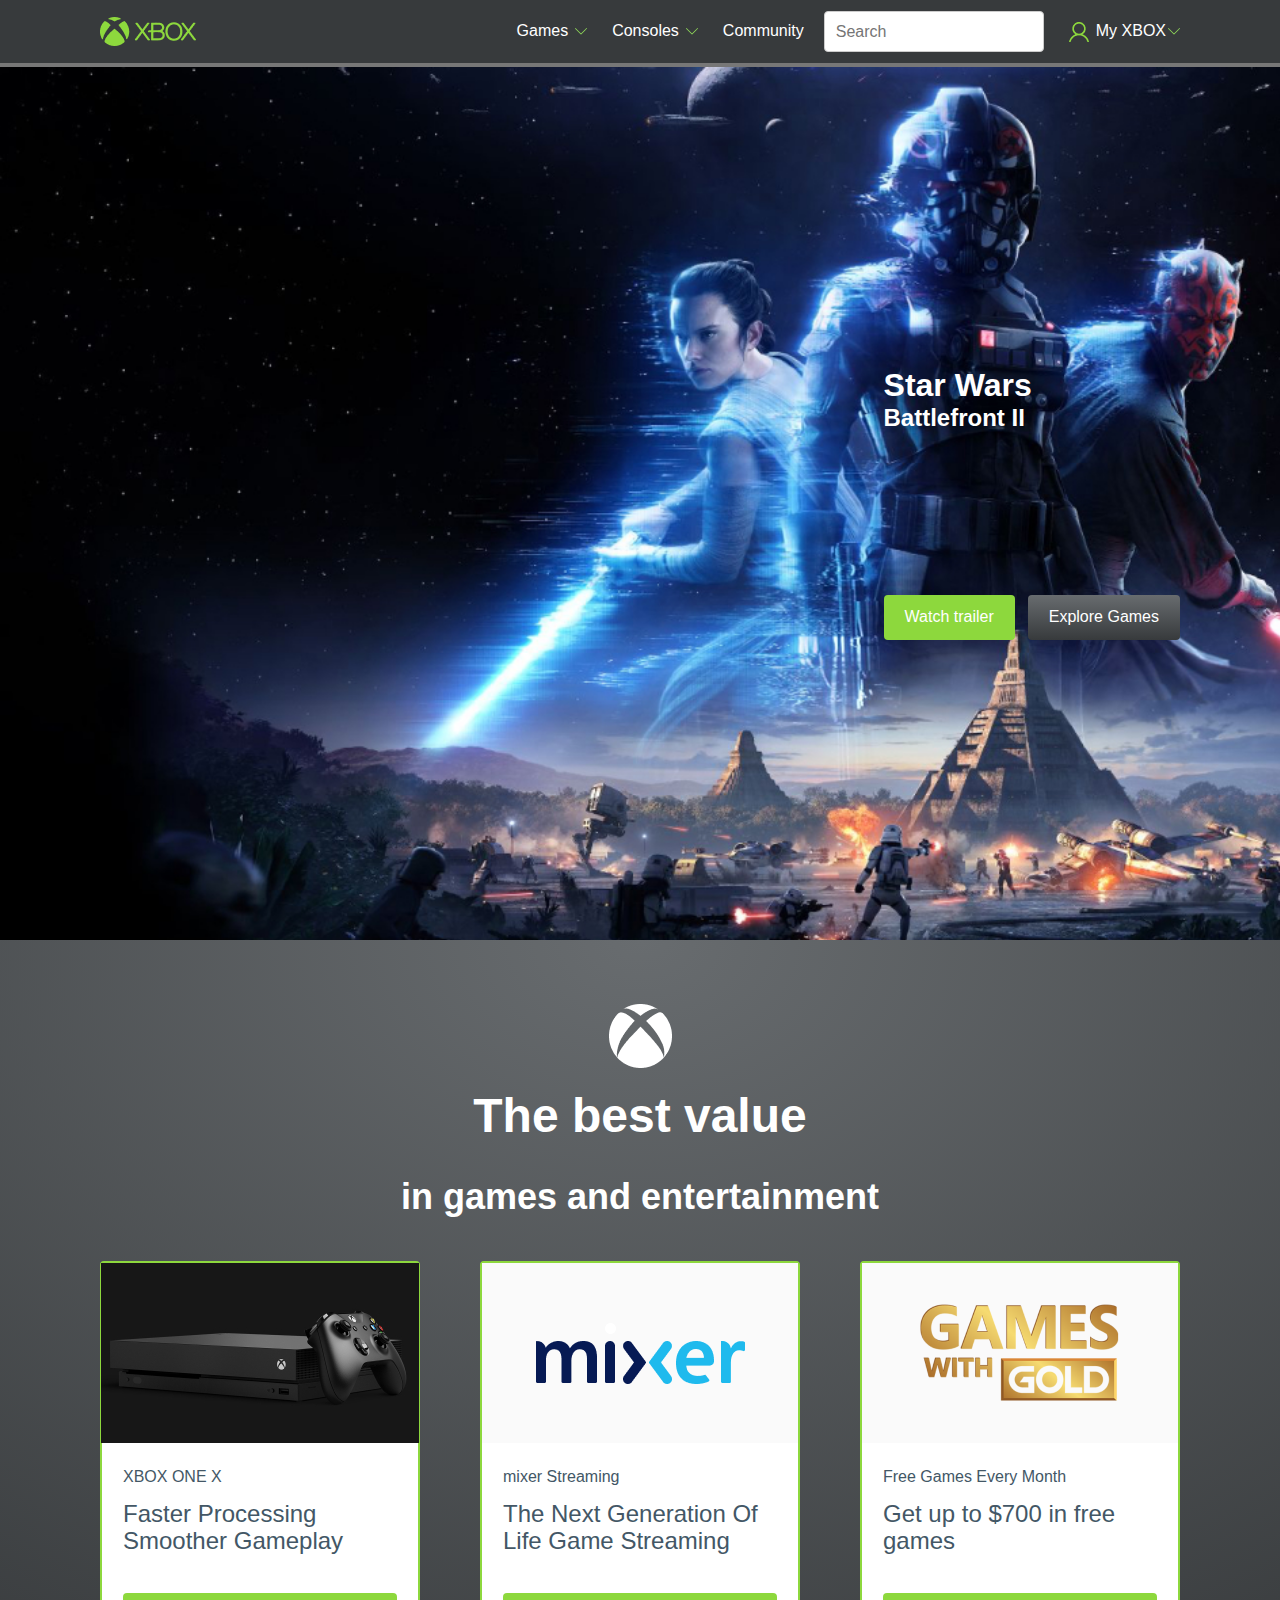
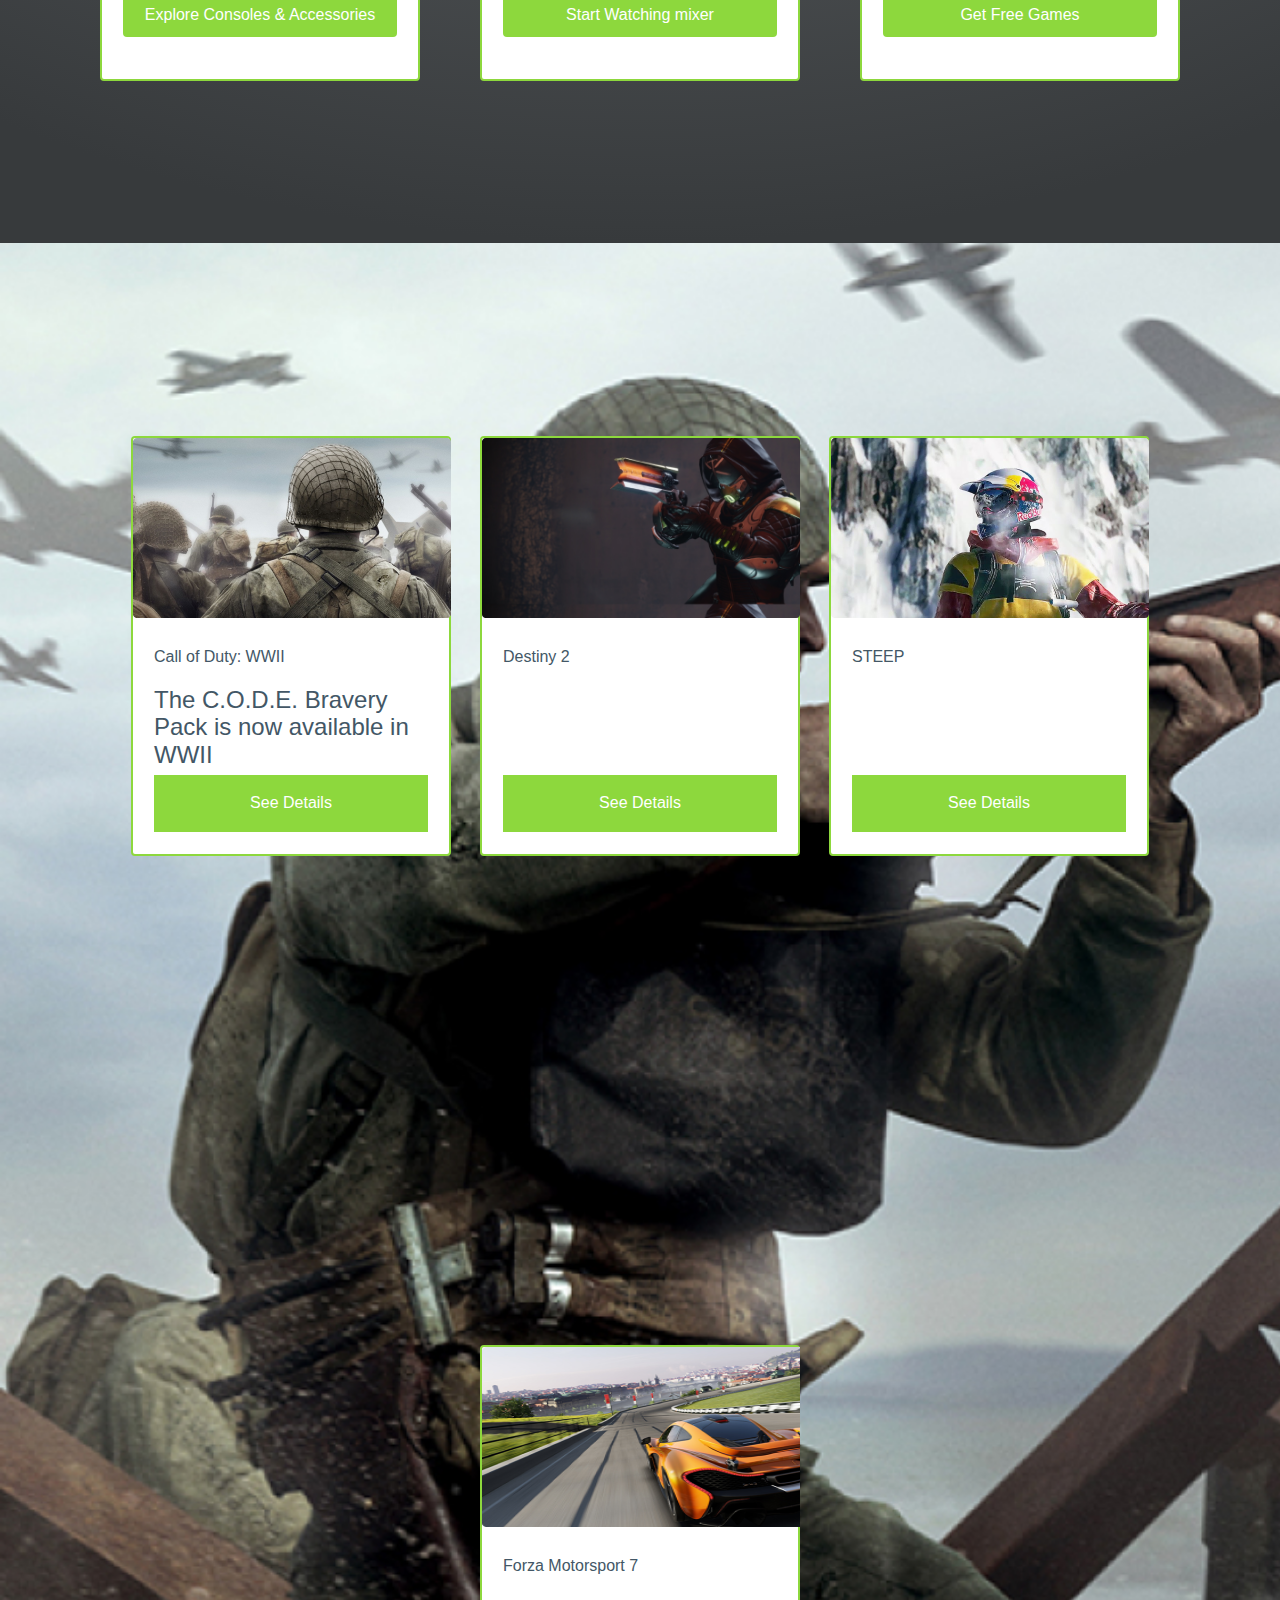
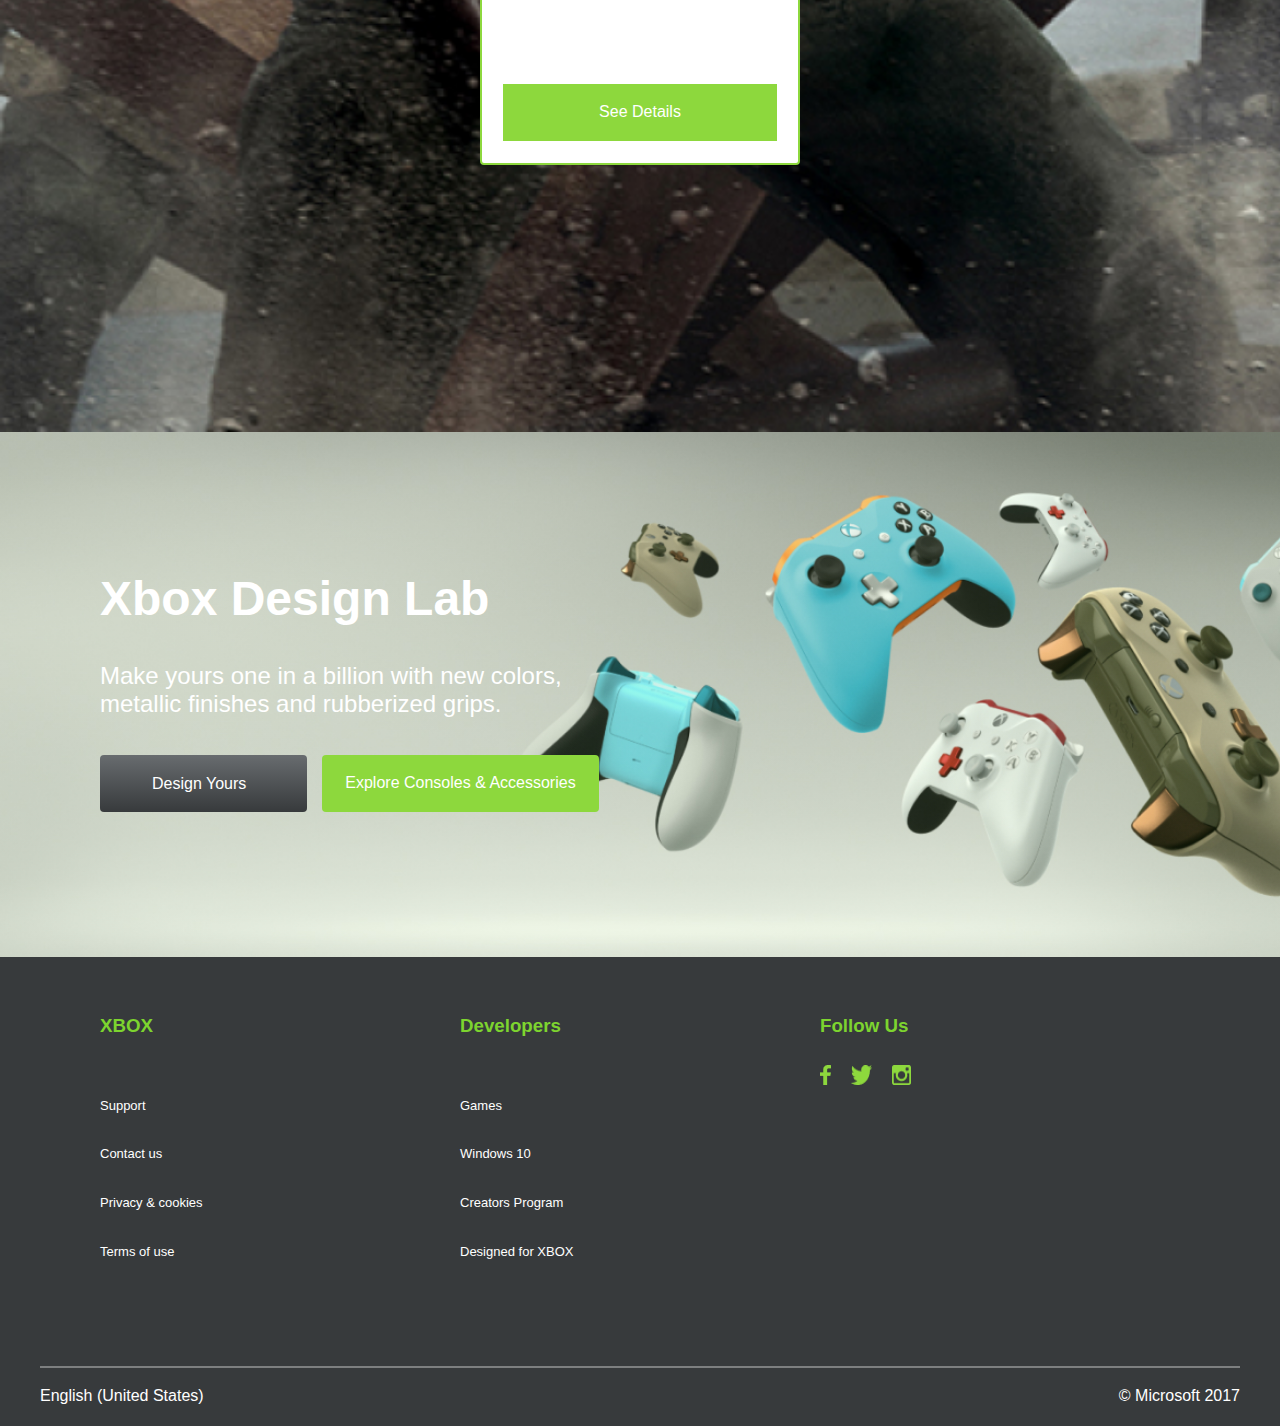
<file: index.html>
<!DOCTYPE html>
<html lang="en">
  <head>
    <meta charset="UTF-8" />
    <meta http-equiv="X-UA-Compatible" content="IE=edge" />
    <meta name="viewport" content="width=device-width, initial-scale=1.0" />
    <title>XBOX-Home Page</title>
    <link rel="stylesheet" href="styles/fonts.css" />
    <link rel="stylesheet" href="styles/normalize.css" />
    <link rel="stylesheet" href="styles/components.css" />
    <link rel="stylesheet" href="styles/main.css" />
  </head>
  <body>
    <header class="header">
      <div class="container">
        <div class="header__content">
          <a href="#"
            ><img
              class="header-logo"
              class="header__button-img"
              src="./assets/img/Group.png"
              alt="logo"
          /></a>
          <div class="header__menu">
            <a class="button header__menu-button" href="#"
              >Games
              <img
                class="header__button-img"
                src="./assets/img/Shape.png"
                alt=""
            /></a>
            <a class="button header__menu-button" href="#"
              >Consoles
              <img
                class="header__button-img"
                src="./assets/img/Shape.png"
                alt=""
            /></a>
            <a class="button header__menu-button" href="#">Community </a>
            <input
              type="text"
              class="header__menu-search"
              placeholder="Search"
            />
            <a href="#" class="button header__menu-button"
              ><img
                class="header__button-img"
                src="./assets/img/men.png"
                alt="men" />My XBOX<img src="./assets/img/Shape.png" alt=""
            /></a>
          </div>
        </div>
      </div>
      <hr class="header__line" />
    </header>
    <main class="main">
      <section class="carousel">
        <div class="container">
          <div class="carousel__content">
            <div class="carousel__info">
              <div class="carousel__title">
                <h1 class="carousel__title-firstname">Star Wars</h1>
                <h2 class="carousel__title-secondname">Battlefront II</h2>
              </div>
              <div class="carousel__buttons">
                <a id="trailer" class="button--primary" href="#"
                  >Watch trailer</a
                >
                <a class="button--secondary" href="#">Explore Games</a>
              </div>
            </div>
          </div>
        </div>
      </section>

      <section class="highlights">
        <div class="container">
          <div class="highlights__title">
            <img
              src="./assets/img/xbox icon (1).png"
              alt=""
              class="first-img-card"
            />
            <h1 class="highlights__title-text1">The best value</h1>
            <h2 class="highlights__title-text2">in games and entertainment</h2>
          </div>

          <div class="highlights__body">
            <div class="card">
              <div class="card__image">
                <img
                  src="./assets/img/xbox-one-x.jpg"
                  alt=""
                  class="first-img-card"
                />
              </div>
              <div class="card__body">
                <p class="card-title">XBOX ONE X</p>
                <p class="card-text">Faster Processing Smoother Gameplay</p>
                <button class="button button--primary">
                  Explore Consoles & Accessories
                </button>
              </div>
            </div>

            <div class="card">
              <div class="card__image">
                <img src="./assets/img/mixer-logo.png" alt="" />
              </div>
              <div class="card__body">
                <p class="card-title">mixer Streaming</p>
                <p class="card-text">
                  The Next Generation Of Life Game Streaming
                </p>
                <button class="button button--primary">
                  Start Watching mixer
                </button>
              </div>
            </div>

            <div class="card">
              <div class="card__image">
                <img src="./assets/img/gameswithgold.jpg" alt="" />
              </div>
              <div class="card__body">
                <p class="card-title">Free Games Every Month</p>
                <p class="card-text">Get up to $700 in free games</p>
                <button class="button button--primary">Get Free Games</button>
              </div>
            </div>
          </div>
        </div>
      </section>

      <section class="games">
        <div class="viewport">
          <div class="games-wrapper">
            <div class="games__card">
              <div class="games__card__image">
                <img src="./assets/img/game-1.png" alt="" class="games-img" />
              </div>
              <div class="games__card-body">
                <p class="games__card-title">Call of Duty: WWII</p>
                <p class="games__card-text">
                  The C.O.D.E. Bravery Pack is now available in WWII
                </p>

                <a href="game.html" class="games__card-btn">See Details</a>
              </div>
            </div>
            <div class="games__card">
              <div class="games__card__image">
                <img src="./assets/img/game-2.png" alt="" class="games-img" />
              </div>
              <div class="games__card-body">
                <p class="games__card-title">Destiny 2</p>
                <a href="#" href="#" class="games__card-btn">See Details</a>
              </div>
            </div>

            <div class="games__card">
              <div class="games__card__image">
                <img src="./assets/img/game-3.png" alt="" class="games-img" />
              </div>
              <div class="games__card-body">
                <p class="games__card-title">STEEP</p>
                <a href="#" class="games__card-btn">See Details</a>
              </div>
            </div>

            <div class="games__card">
              <div class="games__card__image">
                <img src="./assets/img/game-4.png" alt="" class="games-img" />
              </div>
              <div class="games__card-body">
                <p class="games__card-title">Forza Motorsport 7</p>
                <a href="#" class="games__card-btn">See Details</a>
              </div>
            </div>
          </div>
        </div>
      </section>

      <section class="design-lab">
        <div class="design-lab-wrap">
          <div class="container">
            <div class="design-lab__body">
              <h1 class="title design-lab__title">Xbox Design Lab</h1>
              <p class="design-lab__text">
                Make yours one in a billion with new colors, metallic finishes
                and rubberized grips.
              </p>
              <div class="btn-primary">
                <button class="button design-btn btn">Design Yours</button>
                <button class="button console-btn btn">
                  Explore Consoles & Accessories
                </button>
              </div>
            </div>
          </div>
        </div>
      </section>
    </main>

    <footer class="footer">
      <div class="container">
        <div class="footer__wrapper">
          <div class="footer__links">
            <h3 class="footer__title">XBOX</h3>
            <a class="footer__title-link" href="">
              <p class="title__link-text">Support</p>
            </a>
            <a class="footer__title-link" href="">
              <p class="title__link-text">Contact us</p>
            </a>
            <a class="footer__title-link" href="">
              <p class="title__link-text">Privacy & cookies</p>
            </a>
            <a class="footer__title-link" href="">
              <p class="title__link-text">Terms of use</p>
            </a>
          </div>
          <div class="footer__links">
            <h3 class="footer__title">Developers</h3>
            <a class="footer__title-link" href="">
              <p class="title__link-text">Games</p>
            </a>
            <a class="footer__title-link" href="">
              <p class="title__link-text">Windows 10</p>
            </a>
            <a class="footer__title-link" href="">
              <p class="title__link-text">Creators Program</p>
            </a>
            <a class="footer__title-link" href="">
              <p class="title__link-text">Designed for XBOX</p>
            </a>
          </div>
          <div class="footer__links">
            <h3 class="footer__title">Follow Us</h3>
            <div class="footer__social">
              <img src="./assets/img/Faacebook.png" alt="Faacebook" />
              <img src="./assets/img/Twitter.png" alt="Twitter" />
              <img src="./assets/img/Instagram.png" alt="Instagram" />
            </div>
          </div>
        </div>
      </div>
      <div class="container--copyright">
        <hr class="copyright_line" />
        <div class="copyright_elem">
          <p>English (United States)</p>
          <p>© Microsoft 2017</p>
        </div>
      </div>
    </footer>

    <div id="modal-video" class="modal">
      <div id="video" class="container modal__container">
        <iframe
          id="trailer"
          allowfullscreen
          width="100%"
          height="600px"
          frameborder="0"
          src="https://www.youtube.com/embed/_q51LZ2HpbE?enablejsapi=1;"
        ></iframe>
      </div>

      <button id="modal-video-close" type="button" class="modal__close">
        <svg width="40" height="40" viewBox="0 0 520 520" fill="white">
          <path
            d="M437.5,386.6L306.9,256l130.6-130.6c14.1-14.1,14.1-36.8,0-50.9c-14.1-14.1-36.8-14.1-50.9,0L256,205.1L125.4,74.5  c-14.1-14.1-36.8-14.1-50.9,0c-14.1,14.1-14.1,36.8,0,50.9L205.1,256L74.5,386.6c-14.1,14.1-14.1,36.8,0,50.9  c14.1,14.1,36.8,14.1,50.9,0L256,306.9l130.6,130.6c14.1,14.1,36.8,14.1,50.9,0C451.5,423.4,451.5,400.6,437.5,386.6z"
          />
        </svg>
      </button>
    </div>
    <script src="./js/jquery-3.3.1.min.js"></script>
    <script src="./js/main.js"></script>
  </body>
</html>
</file>
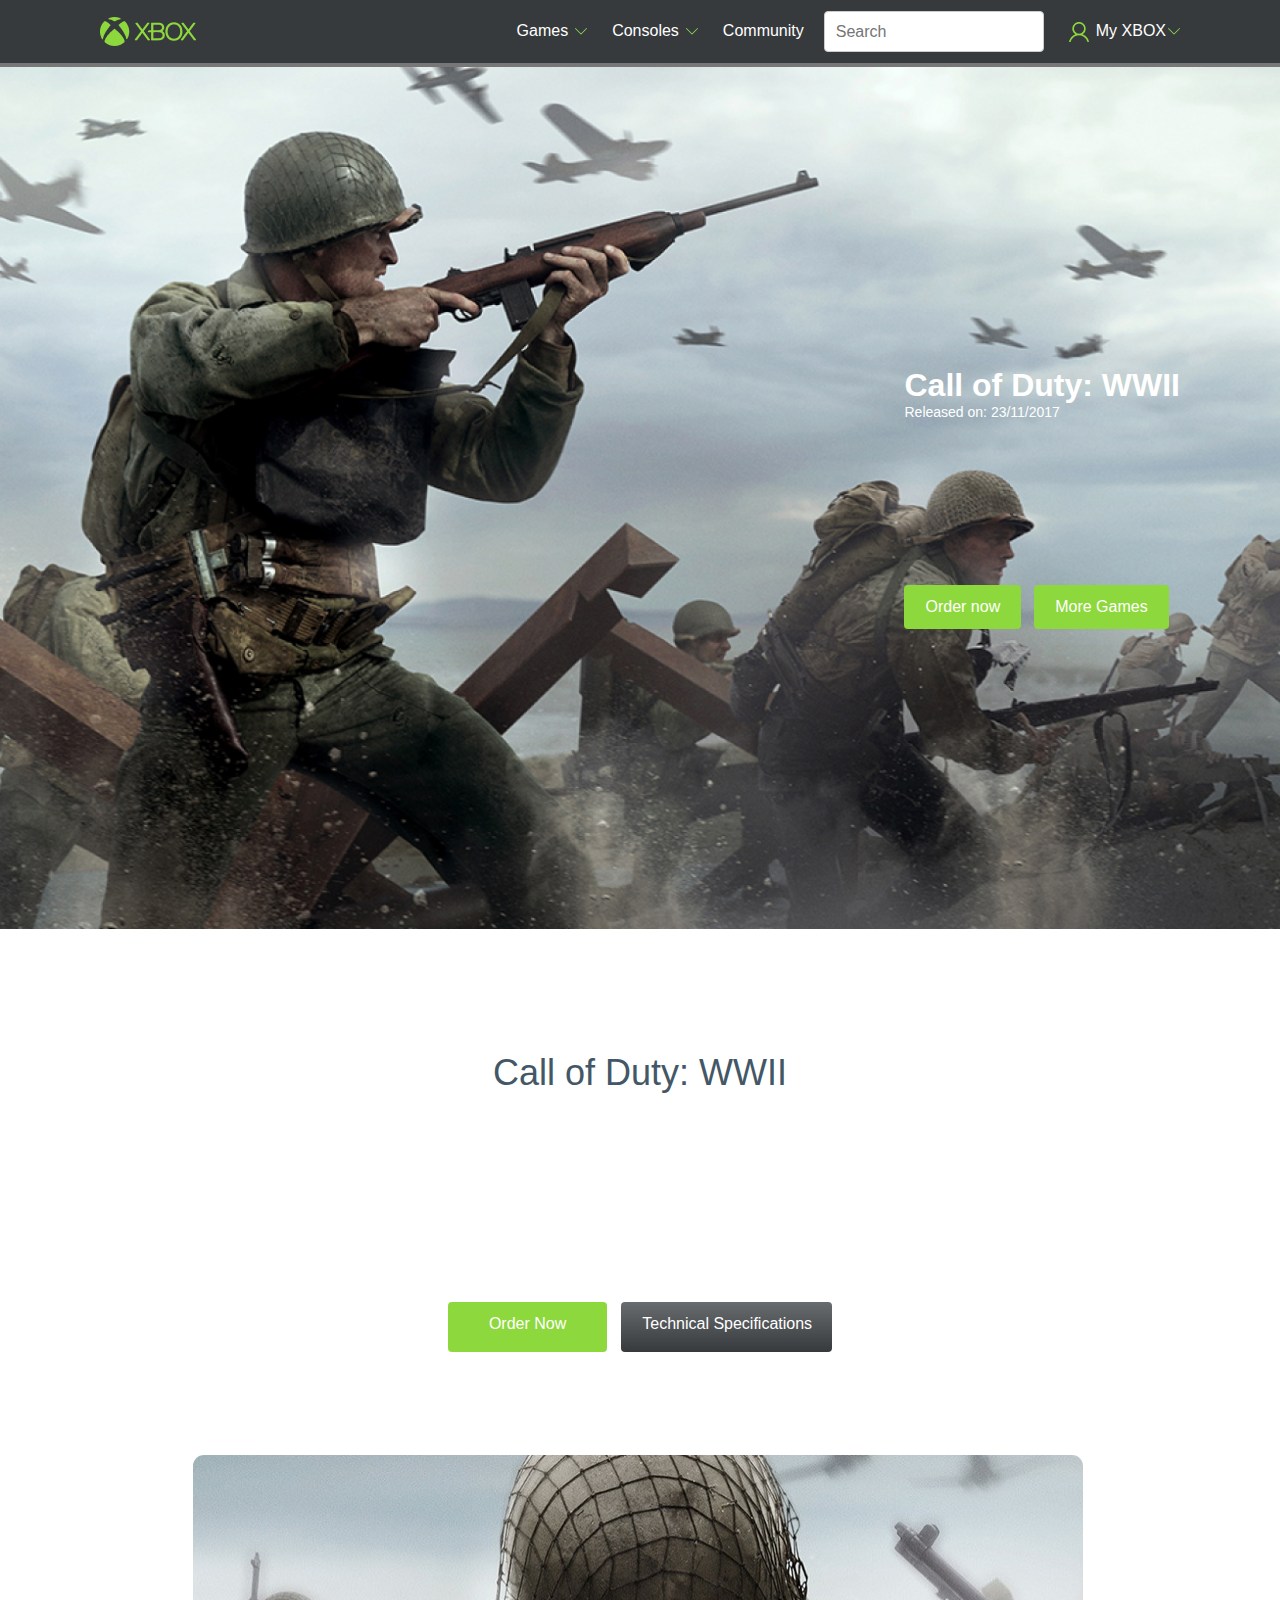
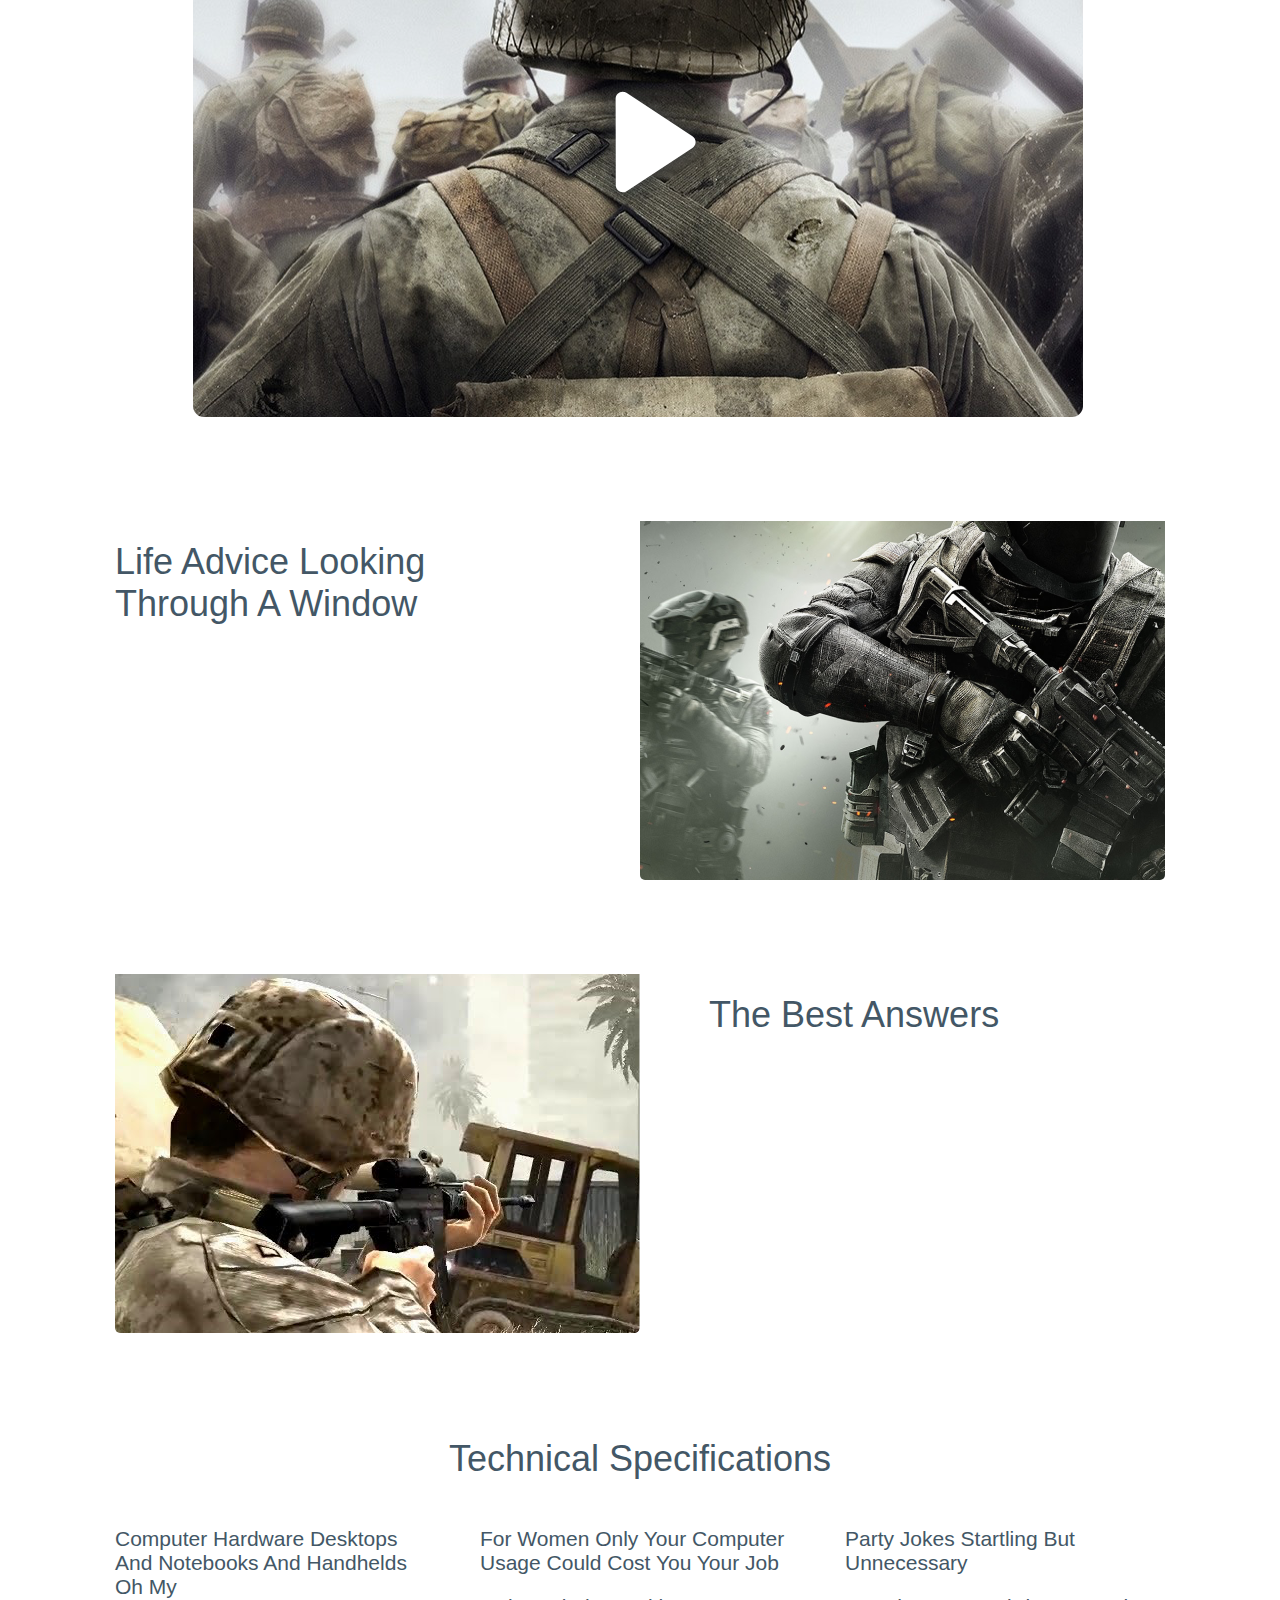
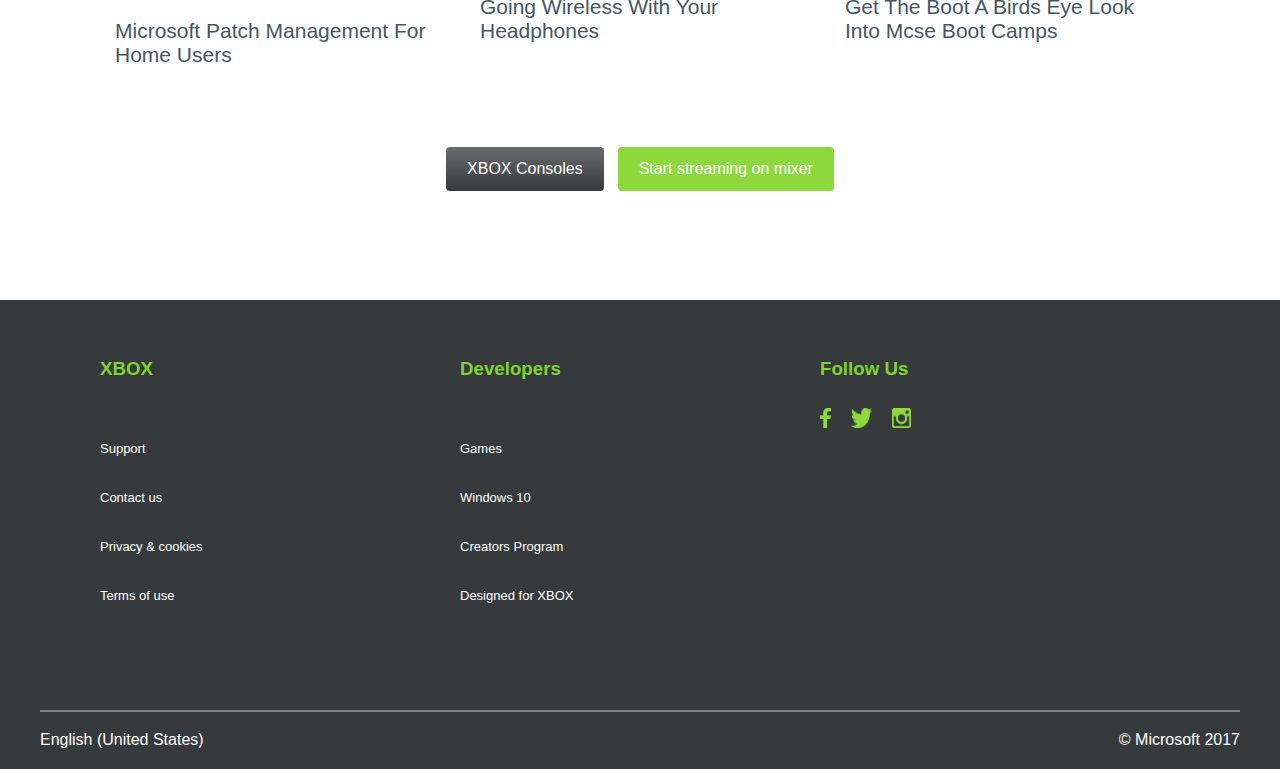
<file: game.html>
<!DOCTYPE html>
<html lang="en">
  <head>
    <meta charset="UTF-8" />
    <meta http-equiv="X-UA-Compatible" content="IE=edge" />
    <meta name="viewport" content="width=device-width, initial-scale=1.0" />
    <title>XBOX-Home Page</title>
    <link rel="stylesheet" href="styles/fonts.css" />
    <link rel="stylesheet" href="styles/normalize.css" />
    <link rel="stylesheet" href="styles/components.css" />
    <link rel="stylesheet" href="styles/game.css" />
  </head>
  <body>
    <header class="header">
      <div class="container">
        <div class="header__content">
          <a href="index.html"
            ><img
              class="header-logo"
              class="header__button-img"
              src="./assets/img/Group.png"
              alt="logo"
          /></a>
          <div class="header__menu">
            <a class="header__menu-button" href="#"
              >Games
              <img
                class="header__button-img"
                src="./assets/img/Shape.png"
                alt=""
            /></a>
            <a class="header__menu-button" href="#"
              >Consoles
              <img
                class="header__button-img"
                src="./assets/img/Shape.png"
                alt=""
            /></a>
            <a class="header__menu-button" href="#">Community </a>
            <input
              type="text"
              class="header__menu-search"
              placeholder="Search"
            />
            <a href="#" class="header__menu-button"
              ><img
                class="header__button-img"
                src="./assets/img/men.png"
                alt="men" />My XBOX<img src="./assets/img/Shape.png" alt=""
            /></a>
          </div>
        </div>
      </div>
      <hr class="header__line" />
    </header>

    <main class="main">
      <section class="carousel">
        <div class="container">
          <div class="carousel__content">
            <div class="carousel__info">
              <div class="carousel__title">
                <h1 class="carousel__title-firstname">Call of Duty: WWII</h1>
                <h2 class="carousel__title-secondname">
                  Released on: 23/11/2017
                </h2>
              </div>
              <div class="carousel__button-group">
                <button type="button" class="button button--primary" href="#">
                  Order now
                </button>
                <button type="button" class="button button--primary" href="#">
                  More Games
                </button>
              </div>
            </div>
          </div>
        </div>
      </section>

      <section class="game-details">
        <div class="container">
          <h1 class="game-details__title title">Call of Duty: WWII</h1>

          <div class="game-detail__btn-top">
            <button type="button" class="button button--primary">
              Order Now
            </button>
            <button type="button" class="button button--secondary">
              Technical Specifications
            </button>
          </div>

          <div class="video">
            <iframe
              id="video__trailer"
              allowfullscreen
              width="890px"
              height="562px"
              frameborder="0"
              src="https://www.youtube.com/embed/HBmxGsR-97M?autoplay="
            ></iframe>
            <div class="video__placeholder">
              <img
                src="/assets/img/game/call-of-duty-ww2-review_j23m.png"
                alt=""
                class="video__img"
              />
              <button class="video-btn">
                <img src="/assets/img/game/Rectangle 4.svg" alt="" />
              </button>
            </div>
          </div>

          <div class="feature feature-one">
            <h2 class="feature__title">Life Advice Looking Through A Window</h2>
            <img src="/assets/img/game/iw-key-art.png" alt="" />
          </div>
          <div class="feature feature-two">
            <img src="/assets/img/game/ranked-callofduty-lead.png" alt="" />
            <h2 class="feature__title">The Best Answers</h2>
          </div>

          <div class="technical-specifications">
            <h2 class="feature__title">Technical Specifications</h2>
            <div class="technical-specifications__body">
              <div class="specifications__block">
                <p class="specifications__block-text">
                  Computer Hardware Desktops And Notebooks And Handhelds Oh My
                </p>
                <p class="specifications__block-text">
                  Microsoft Patch Management For Home Users
                </p>
              </div>
              <div class="specifications__block">
                <p class="specifications__block-text">
                  For Women Only Your Computer Usage Could Cost You Your Job
                </p>
                <p class="specifications__block-text">
                  Going Wireless With Your Headphones
                </p>
              </div>
              <div class="specifications__block">
                <p class="specifications__block-text">
                  Party Jokes Startling But Unnecessary
                </p>
                <p class="specifications__block-text">
                  Get The Boot A Birds Eye Look Into Mcse Boot Camps
                </p>
              </div>
            </div>
          </div>

          <div class="game-detail__btn-bottom">
            <button type="button" class="button button--secondary">
              XBOX Consoles
            </button>
            <button type="button" class="button button--primary">
              Start streaming on mixer
            </button>
          </div>
        </div>
      </section>
    </main>
    <footer class="footer">
      <div class="container">
        <div class="footer__wrapper">
          <div class="footer__links">
            <h3 class="footer__title">XBOX</h3>
            <a class="footer__title-link" href="">
              <p class="title__link-text">Support</p>
            </a>
            <a class="footer__title-link" href="">
              <p class="title__link-text">Contact us</p>
            </a>
            <a class="footer__title-link" href="">
              <p class="title__link-text">Privacy & cookies</p>
            </a>
            <a class="footer__title-link" href="">
              <p class="title__link-text">Terms of use</p>
            </a>
          </div>
          <div class="footer__links">
            <h3 class="footer__title">Developers</h3>
            <a class="footer__title-link" href="">
              <p class="title__link-text">Games</p>
            </a>
            <a class="footer__title-link" href="">
              <p class="title__link-text">Windows 10</p>
            </a>
            <a class="footer__title-link" href="">
              <p class="title__link-text">Creators Program</p>
            </a>
            <a class="footer__title-link" href="">
              <p class="title__link-text">Designed for XBOX</p>
            </a>
          </div>
          <div class="footer__links">
            <h3 class="footer__title">Follow Us</h3>
            <div class="footer__social">
              <img src="./assets/img/Faacebook.png" alt="Faacebook" />
              <img src="./assets/img/Twitter.png" alt="Twitter" />
              <img src="./assets/img/Instagram.png" alt="Instagram" />
            </div>
          </div>
        </div>
      </div>
      <div class="container--copyright">
        <hr class="copyright_line" />
        <div class="copyright_elem">
          <p>English (United States)</p>
          <p>© Microsoft 2017</p>
        </div>
      </div>
    </footer>
    <script src="./js/jquery-3.3.1.min.js"></script>
    <script src="./js/game.js"></script>
  </body>
</html>
</file>
<file: styles/fonts.css>
@font-face {
  font-family: "Helvetica Neue";
  src: url("HelveticaNeueBoldCondensed.eot");
  src: local("Helvetica Neue Condensed Bold"),
    local("HelveticaNeueBoldCondensed"),
    url("HelveticaNeueBoldCondensed.eot?#iefix") format("embedded-opentype"),
    url("HelveticaNeueBoldCondensed.woff2") format("woff2"),
    url("HelveticaNeueBoldCondensed.woff") format("woff"),
    url("HelveticaNeueBoldCondensed.ttf") format("truetype");
  font-weight: bold;
  font-style: normal;
}

@font-face {
  font-family: "Helvetica Neue";
  src: url("HelveticaNeueBlackCondensed.eot");
  src: local("Helvetica Neue Condensed Black"),
    local("HelveticaNeueBlackCondensed"),
    url("HelveticaNeueBlackCondensed.eot?#iefix") format("embedded-opentype"),
    url("HelveticaNeueBlackCondensed.woff2") format("woff2"),
    url("HelveticaNeueBlackCondensed.woff") format("woff"),
    url("HelveticaNeueBlackCondensed.ttf") format("truetype");
  font-weight: 900;
  font-style: normal;
}

@font-face {
  font-family: "HelveticaNeueCyr";
  src: url("HelveticaNeueCyr-Bold.eot");
  src: local("HelveticaNeueCyr-Bold"),
    url("HelveticaNeueCyr-Bold.eot?#iefix") format("embedded-opentype"),
    url("HelveticaNeueCyr-Bold.woff2") format("woff2"),
    url("HelveticaNeueCyr-Bold.woff") format("woff"),
    url("HelveticaNeueCyr-Bold.ttf") format("truetype");
  font-weight: bold;
  font-style: normal;
}

@font-face {
  font-family: "HelveticaNeueCyr";
  src: url("HelveticaNeueCyr-Light.eot");
  src: local("HelveticaNeueCyr-Light"),
    url("HelveticaNeueCyr-Light.eot?#iefix") format("embedded-opentype"),
    url("HelveticaNeueCyr-Light.woff2") format("woff2"),
    url("HelveticaNeueCyr-Light.woff") format("woff"),
    url("HelveticaNeueCyr-Light.ttf") format("truetype");
  font-weight: 300;
  font-style: normal;
}

@font-face {
  font-family: "HelveticaNeueCyr";
  src: url("HelveticaNeueCyr-Medium.eot");
  src: local("HelveticaNeueCyr-Medium"),
    url("HelveticaNeueCyr-Medium.eot?#iefix") format("embedded-opentype"),
    url("HelveticaNeueCyr-Medium.woff2") format("woff2"),
    url("HelveticaNeueCyr-Medium.woff") format("woff"),
    url("HelveticaNeueCyr-Medium.ttf") format("truetype");
  font-weight: 500;
  font-style: normal;
}

@font-face {
  font-family: "HelveticaNeueCyr";
  src: url("HelveticaNeueCyr-MediumItalic.eot");
  src: local("HelveticaNeueCyr-MediumItalic"),
    url("HelveticaNeueCyr-MediumItalic.eot?#iefix") format("embedded-opentype"),
    url("HelveticaNeueCyr-MediumItalic.woff2") format("woff2"),
    url("HelveticaNeueCyr-MediumItalic.woff") format("woff"),
    url("HelveticaNeueCyr-MediumItalic.ttf") format("truetype");
  font-weight: 500;
  font-style: italic;
}

@font-face {
  font-family: "HelveticaNeueCyr";
  src: url("HelveticaNeueCyr-LightItalic.eot");
  src: local("HelveticaNeueCyr-LightItalic"),
    url("HelveticaNeueCyr-LightItalic.eot?#iefix") format("embedded-opentype"),
    url("HelveticaNeueCyr-LightItalic.woff2") format("woff2"),
    url("HelveticaNeueCyr-LightItalic.woff") format("woff"),
    url("HelveticaNeueCyr-LightItalic.ttf") format("truetype");
  font-weight: 300;
  font-style: italic;
}

@font-face {
  font-family: "HelveticaNeueCyr";
  src: url("HelveticaNeueCyr-HeavyItalic.eot");
  src: local("HelveticaNeueCyr-HeavyItalic"),
    url("HelveticaNeueCyr-HeavyItalic.eot?#iefix") format("embedded-opentype"),
    url("HelveticaNeueCyr-HeavyItalic.woff2") format("woff2"),
    url("HelveticaNeueCyr-HeavyItalic.woff") format("woff"),
    url("HelveticaNeueCyr-HeavyItalic.ttf") format("truetype");
  font-weight: 900;
  font-style: italic;
}

@font-face {
  font-family: "HelveticaNeueCyr";
  src: url("HelveticaNeueCyr-Black.eot");
  src: local("HelveticaNeueCyr-Black"),
    url("HelveticaNeueCyr-Black.eot?#iefix") format("embedded-opentype"),
    url("HelveticaNeueCyr-Black.woff2") format("woff2"),
    url("HelveticaNeueCyr-Black.woff") format("woff"),
    url("HelveticaNeueCyr-Black.ttf") format("truetype");
  font-weight: 900;
  font-style: normal;
}

@font-face {
  font-family: "HelveticaNeueCyr";
  src: url("HelveticaNeueCyr-Heavy.eot");
  src: local("HelveticaNeueCyr-Heavy"),
    url("HelveticaNeueCyr-Heavy.eot?#iefix") format("embedded-opentype"),
    url("HelveticaNeueCyr-Heavy.woff2") format("woff2"),
    url("HelveticaNeueCyr-Heavy.woff") format("woff"),
    url("HelveticaNeueCyr-Heavy.ttf") format("truetype");
  font-weight: 900;
  font-style: normal;
}

@font-face {
  font-family: "HelveticaNeueCyr";
  src: url("HelveticaNeueCyr-Italic.eot");
  src: local("HelveticaNeueCyr-Italic"),
    url("HelveticaNeueCyr-Italic.eot?#iefix") format("embedded-opentype"),
    url("HelveticaNeueCyr-Italic.woff2") format("woff2"),
    url("HelveticaNeueCyr-Italic.woff") format("woff"),
    url("HelveticaNeueCyr-Italic.ttf") format("truetype");
  font-weight: 500;
  font-style: italic;
}

@font-face {
  font-family: "HelveticaNeueCyr";
  src: url("HelveticaNeueCyr-Roman.eot");
  src: local("HelveticaNeueCyr-Roman"),
    url("HelveticaNeueCyr-Roman.eot?#iefix") format("embedded-opentype"),
    url("HelveticaNeueCyr-Roman.woff2") format("woff2"),
    url("HelveticaNeueCyr-Roman.woff") format("woff"),
    url("HelveticaNeueCyr-Roman.ttf") format("truetype");
  font-weight: normal;
  font-style: normal;
}

@font-face {
  font-family: "HelveticaNeueCyr";
  src: url("HelveticaNeueCyr-BlackItalic.eot");
  src: local("HelveticaNeueCyr-BlackItalic"),
    url("HelveticaNeueCyr-BlackItalic.eot?#iefix") format("embedded-opentype"),
    url("HelveticaNeueCyr-BlackItalic.woff2") format("woff2"),
    url("HelveticaNeueCyr-BlackItalic.woff") format("woff"),
    url("HelveticaNeueCyr-BlackItalic.ttf") format("truetype");
  font-weight: 900;
  font-style: italic;
}

@font-face {
  font-family: "HelveticaNeueCyr";
  src: url("HelveticaNeueCyr-UltraLightItalic.eot");
  src: local("HelveticaNeueCyr-UltraLightItalic"),
    url("HelveticaNeueCyr-UltraLightItalic.eot?#iefix")
      format("embedded-opentype"),
    url("HelveticaNeueCyr-UltraLightItalic.woff2") format("woff2"),
    url("HelveticaNeueCyr-UltraLightItalic.woff") format("woff"),
    url("HelveticaNeueCyr-UltraLightItalic.ttf") format("truetype");
  font-weight: 200;
  font-style: italic;
}

@font-face {
  font-family: "HelveticaNeueCyr";
  src: url("HelveticaNeueCyr-BoldItalic.eot");
  src: local("HelveticaNeueCyr-BoldItalic"),
    url("HelveticaNeueCyr-BoldItalic.eot?#iefix") format("embedded-opentype"),
    url("HelveticaNeueCyr-BoldItalic.woff2") format("woff2"),
    url("HelveticaNeueCyr-BoldItalic.woff") format("woff"),
    url("HelveticaNeueCyr-BoldItalic.ttf") format("truetype");
  font-weight: bold;
  font-style: italic;
}

@font-face {
  font-family: "HelveticaNeueCyr";
  src: url("HelveticaNeueCyr-ThinItalic.eot");
  src: local("HelveticaNeueCyr-ThinItalic"),
    url("HelveticaNeueCyr-ThinItalic.eot?#iefix") format("embedded-opentype"),
    url("HelveticaNeueCyr-ThinItalic.woff2") format("woff2"),
    url("HelveticaNeueCyr-ThinItalic.woff") format("woff"),
    url("HelveticaNeueCyr-ThinItalic.ttf") format("truetype");
  font-weight: 100;
  font-style: italic;
}

@font-face {
  font-family: "HelveticaNeueCyr";
  src: url("HelveticaNeueCyr-UltraLight.eot");
  src: local("HelveticaNeueCyr-UltraLight"),
    url("HelveticaNeueCyr-UltraLight.eot?#iefix") format("embedded-opentype"),
    url("HelveticaNeueCyr-UltraLight.woff2") format("woff2"),
    url("HelveticaNeueCyr-UltraLight.woff") format("woff"),
    url("HelveticaNeueCyr-UltraLight.ttf") format("truetype");
  font-weight: 200;
  font-style: normal;
}

@font-face {
  font-family: "HelveticaNeueCyr";
  src: url("HelveticaNeueCyr-Thin.eot");
  src: local("HelveticaNeueCyr-Thin"),
    url("HelveticaNeueCyr-Thin.eot?#iefix") format("embedded-opentype"),
    url("HelveticaNeueCyr-Thin.woff2") format("woff2"),
    url("HelveticaNeueCyr-Thin.woff") format("woff"),
    url("HelveticaNeueCyr-Thin.ttf") format("truetype");
  font-weight: 100;
  font-style: normal;
}
</file>
<file: styles/components.css>
/* The Global 
   ========================================================================== */

body {
  font-family: "HelveticaNeue", sans-serif;
  color: #ffffff;
  font-size: 16px;
  position: relative;
}
.container {
  max-width: 1080px;
  align-items: center;
  margin: 0 auto;
}

* {
  margin: 0;
  padding: 0;
  box-sizing: border-box;
}
.wrapper {
  overflow: hidden;
  display: flex;
  flex-direction: column;
  min-height: 100vh;
}
.button:hover {
  cursor: pointer;
}
.button--primary {
  padding: 13px 21px;
  background: #8dd83d;
  border-radius: 4px;
  text-decoration: none;
  color: white;
  border: none;
}
.button--primary:hover {
  background-color: #2dd42f;
}
.button--secondary {
  padding: 13px 21px;
  background-image: linear-gradient(180deg, #686c6f 0%, #373a3c 100%);
  border-radius: 4px;
  text-decoration: none;
  color: white;
  border: none;
}
.button--secondary:hover {
  background-image: linear-gradient(180deg, #4c4f52 0%, #373a3c 100%);
}
/* The Header 
   ========================================================================== */

.header {
  z-index: 99;
  position: sticky;
  top: 0;
  background: #373a3c;
}

.header__content {
  display: flex;
  justify-content: space-between;
  align-items: center;
}
.header-logo {
  display: flex;
  align-items: center;
}

.header__menu {
  display: flex;
  align-items: center;
  gap: 20px;
}
.header__menu-search {
  margin: 11px 0;
  padding: 9px 0 9px 11px;
  border: 1px solid #cccccc;
  border-radius: 4px;
  font-family: "HelveticaNeue", sans-serif;
  font-size: 16px;
  color: #435766;
  background: #ffffff;
  line-height: 21px;
}

.header__menu-button {
  display: flex;
  align-items: center;
  text-decoration: none;
  color: white;
  gap: 2px;
}
.header__button-img {
  padding: 0 5px;
}

.header__line {
  background: #777777;
  border: 2px solid #777777;
}

/* Footer
  ========================================================================== */

.footer {
  background: #373a3c;
  color: #ffffff;
}

.footer__wrapper {
  padding: 58px 0;
  display: grid;
  grid-template-columns: repeat(3, 1fr);
}

.footer__title-link {
  text-decoration: none;
  color: white;
  font-size: 13px;
}
.title__link-text {
  margin: 34px 0 29px 0;
}
.footer__title {
  color: #7dd42f;
  padding-bottom: 28px;
}
.footer__social {
  display: flex;
  gap: 20px;
}

.container--copyright {
  max-width: 1200px;
  margin: 0 auto;
  display: flex;
  flex-direction: column;
  padding: 19px 0 0;
}
.copyright_line {
  opacity: 0.35;
  background: #ffffff;
  border: 1px solid #ffffff;
  margin-bottom: 19px;
}

.copyright_elem {
  padding-bottom: 20px;
  display: flex;
  flex-direction: row;
  justify-content: space-between;
}

/* Modal
  ========================================================================== */

.modal {
  position: fixed;
  top: 0;
  right: 0;
  bottom: 0;
  left: 0;
  width: 100vw;
  height: 100%;
  margin: 0;
  padding: 0;
  background-color: rgba(32, 30, 27, 0.9);
  transition: all 300ms ease-in;
  pointer-events: none;
  opacity: 0;
  z-index: 1000;
  overflow-y: scroll;
}

.modal--show {
  pointer-events: auto;
  opacity: 1;
}
</file>
<file: styles/main.css>
/* Carousel
     ========================================================================== */
.carousel {
  background-image: url("../assets/img/Star-Wars-Battlefront-II-combat.jpg");
  background-repeat: no-repeat;
  background-size: cover;
  max-width: 100%;
}
.carousel__content {
  display: flex;
  justify-content: flex-end;
}
.carousel__info {
  padding: 300px 0;
  display: flex;
  flex-direction: column;
  gap: 164px;
}

.carousel__title {
  color: white;
}

.carousel__title-firstname {
  margin: 0 0;
}

.carousel__title-secondname {
  margin: 0 0;
}

.carousel__buttons {
  display: flex;
  flex-direction: row;
  gap: 13px;
}

/* Highlights
     ========================================================================== */

.highlights {
  background: radial-gradient(100% 100% at 50% 0%, #686c6f 0%, #373a3c 100%);
  text-align: center;
  padding: 64px 0 162px;
}

.highlights__title {
  margin: 0 auto;
  color: white;
}
.highlights__title-text1 {
  margin-top: 16px;
  font-size: 48px;
  line-height: 56px;
}
.highlights__title-text2,
.title {
  font-size: 36px;
  line-height: 42px;
}
.highlights__body {
  display: flex;
  justify-content: space-between;
  flex-wrap: wrap;
  align-items: stretch;
  margin-top: 43px;
}
.card {
  text-align: left;
  max-width: 320px;
  background: #ffffff;
  height: 420px;
  width: 100%;
  color: #435766;
  border-style: solid;
  border-width: 2px;
  border-radius: 4px;
  border-color: #8dd83d;
}
.card__image {
  display: flex;
  justify-content: center;
  text-align: center;
  align-items: center;
  height: 180px;
  background: #fafafa;
}

.card__body {
  padding: 25px 21px 27px;
  display: flex;
  text-align: left;
  flex-direction: column;
  align-items: stretch;
}
.card-title {
  padding-bottom: 13px;
}
.card-text {
  padding-bottom: 38px;
  font-size: 24px;
}
.card-btn {
  width: 100%;
  background-color: #8dd83d;
  padding: 19px 0;
  color: white;
  outline: none;
  border: none;
}

/* Games
     ========================================================================== */
.games {
  background: url("/assets/img/callofdutymiddle.jpg");
  background-repeat: no-repeat;
  background-size: cover;
  max-width: 100%;
}

.games-wrapper {
  display: flex;
  justify-content: center;
  flex-wrap: wrap;
  gap: 29px;
}

.games__card {
  margin: 193px 0 267px;
  text-align: left;
  max-width: 320px;
  background: white;
  height: 420px;
  width: 100%;
  color: #435766;
  border-style: solid;
  border-width: 2px;
  border-radius: 4px;
  border-color: #8dd83d;
  transition: 1s;
}
.games__card:hover {
  transform: scale(1.1);
  /* clip-path: polygon(
    0 0%,
    100% 0,
    100% 100%,
    7% 100%,
    2% 94%,
    93% 94%,
    93% 81%,
    7% 81%,
    7% 100%,
    0 100%
  ); */
}

.games__card-body {
  padding: 25px 21px 27px;
  display: flex;
  height: calc(100% - 180px);
  flex-direction: column;
  justify-content: space-between;
}
.games__card-title {
  padding-bottom: 13px;
}
.games__card-text {
  font-size: 24px;
}
.games__card-btn {
  text-align: center;
  text-decoration: none;
  width: 100%;
  background: #8dd83d;
  padding: 19px 0;
  outline: 0;
  border: none;
  color: white;
}
.games-img {
  width: 318px;
  height: 180px;
}
.games__card-btn:hover {
  background-color: #2dd122;
  cursor: pointer;
}

/* Design-lab
     ========================================================================== */

.design-lab {
  background: url("/assets/img/Rectangle.jpg");
  background-repeat: no-repeat;
  background-size: cover;
  max-width: 100%;
}
.design-lab-wrap {
  background: radial-gradient(
    100% 100% at 50% 0%,
    rgba(193, 255, 127, 0.1) 0%,
    rgba(141, 216, 61, 0.1) 100%
  );
}

.design-lab__body {
  text-align: left;
  padding: 114px 0 145px;
  max-width: 535px;
}

.design-lab__title {
  font-size: 48px;
  padding-bottom: 9px;
}
.design-lab__text {
  font-size: 24px;
  line-height: 28px;
  padding-bottom: 37px;
}
.btn-primary {
  display: flex;
  align-items: center;
}
.design-btn {
  background: linear-gradient(180deg, #686c6f 0%, #373a3c 100%);
  padding: 20px 61px 19px 52px;
  border-radius: 4px;
  margin-right: 15px;
  color: white;
  outline: none;
  border: none;
}
.design-btn:hover {
  background: none;
  background-color: #373a3c;
}
.console-btn:hover {
  background-color: #2dd42f;
}
.console-btn {
  background: #8dd83d;
  border-radius: 4px;
  padding: 19px 23px 20px;
  color: white;
  outline: none;
  border: none;
}

/* Modal video
     ========================================================================== */

.modal__container {
  display: flex;
  justify-content: center;
  align-items: center;
  height: 100%;
}

.modal__close {
  position: absolute;
  z-index: 9999;
  top: 0;
  right: 0;
  display: flex;
  justify-content: center;
  align-items: center;
  width: 100px;
  height: 100px;
  background-color: transparent;
  outline: none;
  border: none;
  transition: all 0.4s;
}

.modal__close:hover {
  background-color: rgba(0, 0, 0, 1);
  cursor: pointer;
}
</file>
<file: styles/game.css>
/* Carousel
     ========================================================================== */

.carousel {
  background-image: url("../assets/img/callofdutymiddle.jpg");
  background-repeat: no-repeat;
  background-size: cover;
  max-width: 100%;
}
.carousel__content {
  display: flex;
  justify-content: flex-end;
}
.carousel__info {
  padding: 300px 0;
  display: flex;
  flex-direction: column;
  gap: 164px;
}

.carousel__title {
  color: white;
}

.carousel__title-firstname {
  margin: 0 0;
}

.carousel__title-secondname {
  margin: 0 0;
  font-size: 14px;
  line-height: 17px;
  font-weight: 158;
}

.carousel__button-group {
  display: flex;
  flex-direction: row;
  gap: 13px;
}
/* Game
     ========================================================================== */
.game-details {
  padding-top: 99px;
}
.game-details .container {
  padding: 0 15px;
  display: flex;
  flex-direction: column;
  justify-content: center;
}
.game-details__title {
  font-size: 36px;
  line-height: 42px;
  font-weight: 300;

  color: #435766;
  margin-bottom: 208px;
}
.game-detail__btn-top {
  display: flex;
  gap: 14px;
}
.game-detail__btn-top button {
  padding: 13px 20px 18px 21px;
}
.game-detail__btn-top button:first-child {
  padding: 13px 41px 18px;
}
/* Video
     ========================================================================== */
.video {
  margin: 103px auto 0;
  text-align: center;
  position: relative;
}
.video__placeholder {
  display: inline-block;
  overflow: hidden;
}
.video__img {
  position: absolute;
  top: 0;
  right: 0;
  bottom: 0;
  left: 0;

  display: block;
  border-radius: 11px;
}
#video__trailer {
  border-radius: 11px;
}
.video-btn {
  position: absolute;
  left: 39.57%;
  right: 47.92%;
  top: 35.77%;
  bottom: 65.66%;
  background: none;
  box-shadow: 0px 2px 22px #373a3c;
  border: none;
  border-radius: 7px;
  cursor: pointer;
  transition: 0.75s ease;
}
.video__placeholder:hover {
  cursor: pointer;
}

.video__placeholder:hover .video-btn {
  transform: scale(1.1);
}

/* Feature
     ========================================================================== */
.feature {
  display: flex;
  text-align: left;
  width: 100%;
}
.feature-one {
  display: flex;
  justify-content: space-between;
  margin-top: 100px;
}
.feature-one h2 {
  display: block;
}
.feature img {
  border-radius: 0px 0px 5px 5px;
}
.feature-one img {
  display: block;
}
.feature__title {
  max-width: 414px;
  font-size: 36px;
  line-height: 42px;
  font-weight: 300;
  padding-top: 20px;

  color: #435766;
}
.feature-two {
  margin-top: 94px;
}
.feature-two h2 {
  margin-left: 69px;
}
/* Technical
     ========================================================================== */
.technical-specifications {
  text-align: center;
  margin-top: 105px;
  max-width: 100%;
  width: 100%;
}
.technical-specifications .feature__title {
  width: 100%;
  padding: 0;
  margin: 0 auto;
}
.technical-specifications__body {
  display: flex;
  max-width: 100%;
  width: 100%;
  justify-content: space-between;
  align-items: flex-start;
  margin-top: 47px;
}
.specifications__block {
  display: flex;
  flex-direction: column;
  min-height: 140px;
  max-width: 320px;
  text-align: left;
  gap: 20px;
}
.specifications__block-text {
  font-size: 21px;
  line-height: 24px;

  color: #435766;
}

.game-detail__btn-bottom {
  display: flex;
  gap: 14px;
  text-align: center;
  margin: 80px auto 109px;
}
.game-detail__btn-bottom .btn-explore {
  padding: 13px 60px 18px;
  margin-right: 16px;
}
.game-detail__btn-bottom .btn-watch {
  padding: 13px 19px 18px 18px;
  margin: 0;
}
</file>
